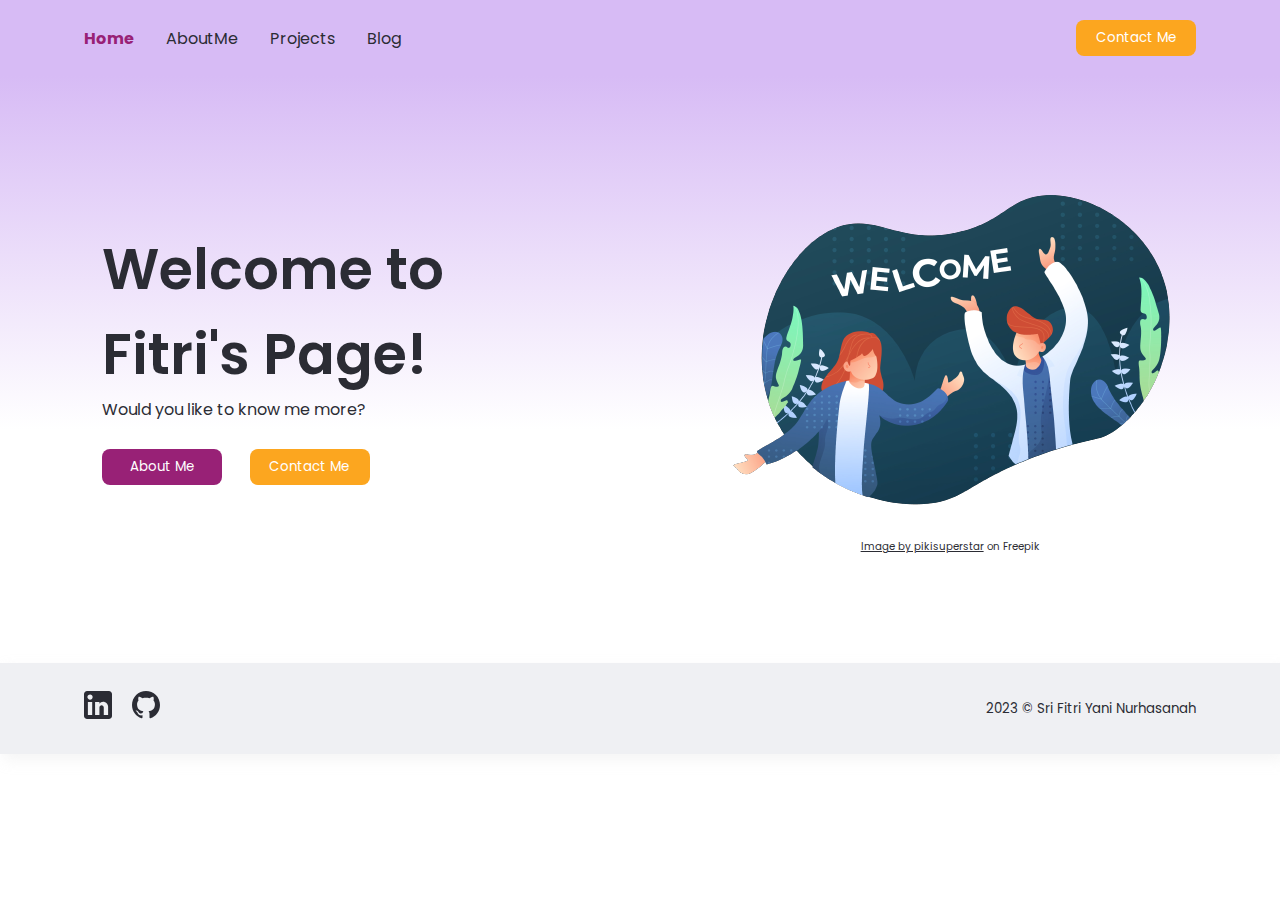
<file: index.html>
<!DOCTYPE html>
<html lang="en">
<head>
    <meta charset="UTF-8">
    <meta name="viewport" content="width=device-width, initial-scale=1.0">
    <link rel="shortcut icon" href="assets/icon-html.svg">
    <link rel="stylesheet" href="style.css">
    <title>Fitri's Personal Website</title>
</head>
<body>
    <nav>
        <ul id="nav-list">
            <li class="active-page"><a href="index.html">Home</a></li>
            <li><a href="aboutme-page.html">AboutMe</a></li>
            <li><a href="projects.html">Projects</a></li>
            <li><a href="blog-page.html">Blog</a></li>
        </ul>
        <a href="contact-me.html">
            <button id="contact-button">Contact Me</button>
        </a>
    </nav>
    <div class="container" id="home-page">
        <div class="home-desc">
            <h1>Welcome to <br>Fitri's Page!</h1>
            <p>Would you like to know me more?</p>
            <div class="home-buttons">
               <a href="aboutme-page.html"><button id="about-button">About Me</button></a>
                <a href="contact-me.html"><button id="contact-button">Contact Me</button></a>
            </div>
        </div>
        <div class="home-img">
            <img src="assets/home-page.png" alt="Welcome img source from Freepik">
            <p><a href="https://www.freepik.com/free-vector/people-welcoming-concept-with-foliage-background_5481497.htm#query=hello&position=46&from_view=search&track=sph&uuid=a9a707ca-d087-4263-8ed0-aad0260eda88">Image by pikisuperstar</a> on Freepik</p>
        </div>
    </div>
    <footer>
        <div class="socmed-icon">
            <a href="https://www.linkedin.com/in/sfy-nurhasanah/">
                <img src="assets/icons/mdi_linkedin.svg" alt="Linkedin">
            </a>
            <a href="https://github.com/srifitriyn">
                <img src="assets/icons/mdi_github.svg" alt="Github">
            </a>
        </div>
        <div class="copyright">2023 &copy Sri Fitri Yani Nurhasanah</div>
    </footer>
    <script src="script.js"></script>
</body>
</html>
</file>
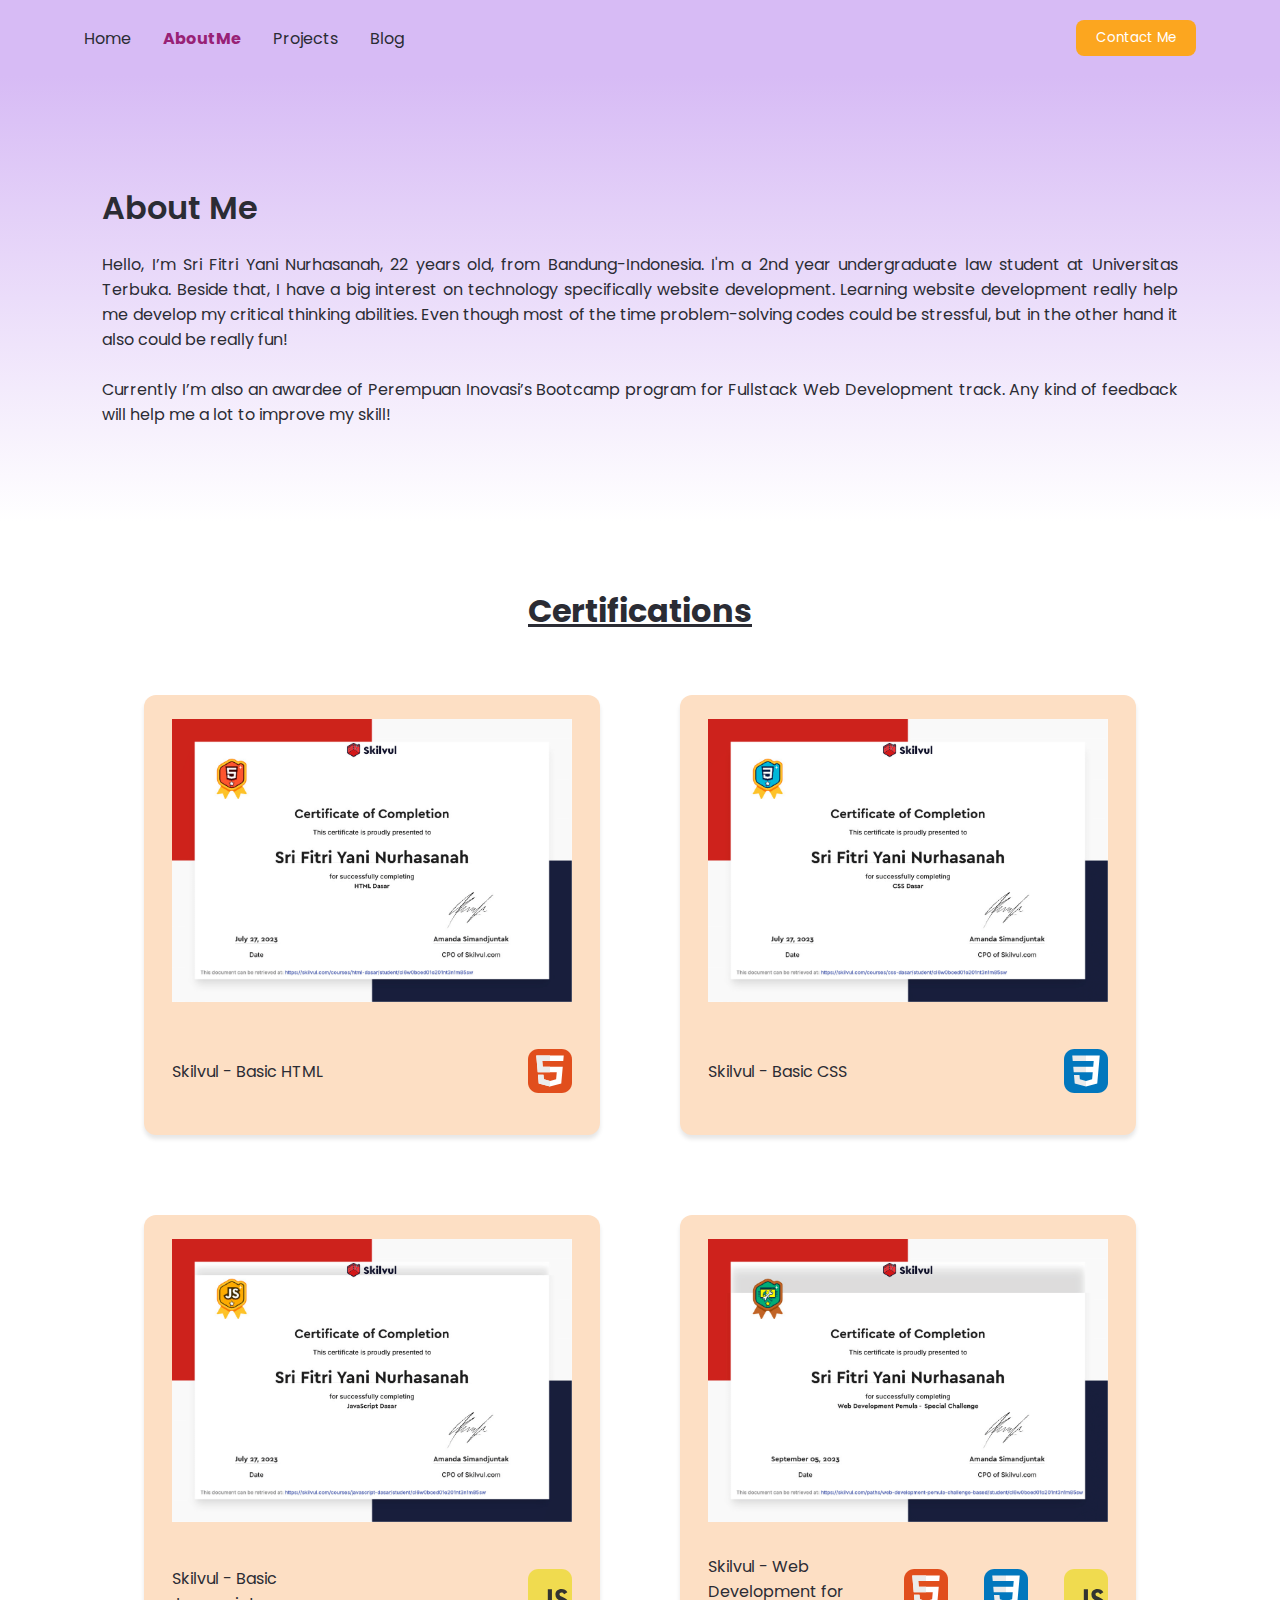
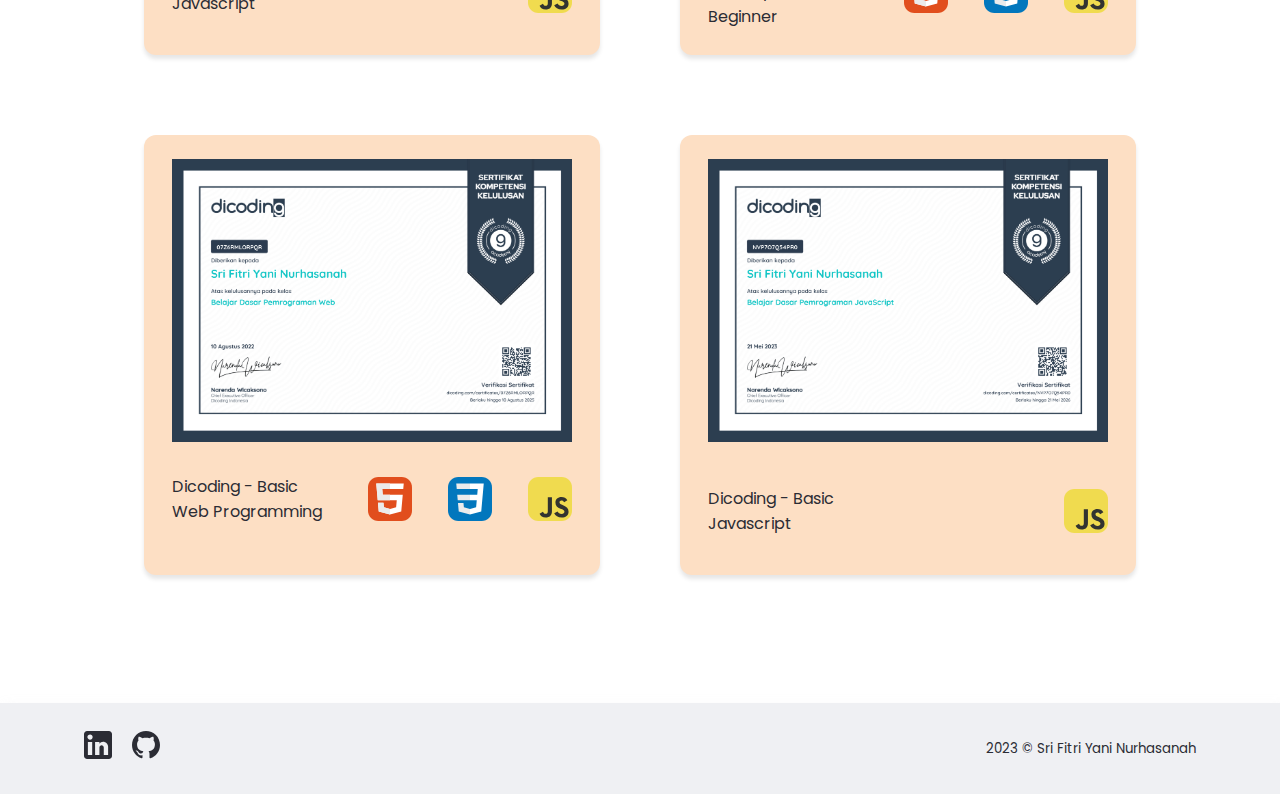
<file: aboutme-page.html>
<!DOCTYPE html>
<html lang="en">
<head>
    <meta charset="UTF-8">
    <meta name="viewport" content="width=device-width, initial-scale=1.0">
    <link rel="shortcut icon" href="assets/icon-html.svg">
    <link rel="stylesheet" href="style.css">
    <title>Fitri's Personal Website</title>
</head>
<body>
    <nav>
        <ul id="nav-list">
            <li><a href="index.html">Home</a></li>
            <li class="active-page"><a href="aboutme-page.html">AboutMe</a></li>
            <li><a href="projects.html">Projects</a></li>
            <li><a href="blog-page.html">Blog</a></li>
        </ul>
        <a href="contact-me.html">
            <button id="contact-button">Contact Me</button>
        </a>
    </nav>
    <div class="container" id="aboutme-page">
        <div class="about">
            <div class="title">About Me</div>
            <p> 
                Hello, I’m Sri Fitri Yani Nurhasanah, 22 years old, from Bandung-Indonesia. I'm a 2nd year undergraduate law student at Universitas Terbuka. Beside that, I have a big interest on technology specifically website development. Learning website development really help me develop my critical thinking abilities. Even though most of the time problem-solving codes could be stressful, but in the other hand it also could be really fun!
                <br>
                <br>
                Currently I’m also an awardee of Perempuan Inovasi’s Bootcamp program for Fullstack Web Development track. Any kind of feedback will help me a lot to improve my skill!
            </p>
       </div>
       <div class="certificates">
            <h2>Certifications</h2>
            <div class="certificates-container">
                <div class="certificate-box">
                    <img class="certificate-img" src="assets/certificates/Skilvul-SkilBadge-HTML Dasar-1.png" alt="Basic HTML Certificate">
                    <div class="certificate-detail">
                        <div class="certificate-title">Skilvul - Basic HTML</div>
                        <img class="icon-skill" src="assets/icons/skill-icons_html.svg" alt="HTML Icon">
                    </div>
                </div>
                <div class="certificate-box">
                    <img class="certificate-img" src="assets/certificates/Skilvul-SkilBadge-CSS Dasar-1.png" alt="Basic CSS Certificate">
                    <div class="certificate-detail">
                        <div class="certificate-title">Skilvul - Basic CSS</div>
                        <img class="icon-skill" src="assets/icons/skill-icons_css.svg" alt="CSS Icon">
                    </div>
                </div>
                <div class="certificate-box">
                    <img class="certificate-img" src="assets/certificates/Skilvul-SkilBadge-JavaScript Dasar-1.png" alt="Basic Javascript Certificate">
                    <div class="certificate-detail">
                        <div class="certificate-title">Skilvul - Basic Javascript</div>
                        <img class="icon-skill" src="assets/icons/skill-icons_javascript.svg" alt="Javascript Icon">
                    </div>
                </div>
                <div class="certificate-box">
                    <img class="certificate-img" src="assets/certificates/Skilvul-SkilBadge-Web Development Pemula - Special Challenge-1.png" alt="Web Development for Beginner Certificate">
                    <div class="certificate-detail">
                        <div class="certificate-title">Skilvul - Web Development for Beginner</div>
                        <img class="icon-skill" src="assets/icons/skill-icons_html.svg" alt="HTML Icon">
                        <img class="icon-skill" src="assets/icons/skill-icons_css.svg" alt="CSS Icon">
                        <img class="icon-skill" src="assets/icons/skill-icons_javascript.svg" alt="Javascript Icon">
                    </div>
                </div>
                <div class="certificate-box">
                    <img class="certificate-img" src="assets/certificates/Belajar Dasar Pemrograman Web (Dicoding)-1.png" alt="Basic Programming Certificate">
                    <div class="certificate-detail">
                        <div class="certificate-title">Dicoding - Basic Web Programming</div>
                        <img class="icon-skill" src="assets/icons/skill-icons_html.svg" alt="HTML Icon">
                        <img class="icon-skill" src="assets/icons/skill-icons_css.svg" alt="CSS Icon">
                        <img class="icon-skill" src="assets/icons/skill-icons_javascript.svg" alt="Javascript Icon">
                    </div>
                </div>
                <div class="certificate-box">
                    <img class="certificate-img" src="assets/certificates/Belajar Dasar Pemrograman JavaScript (Dicoding)-1.png" alt="Basic JavaScript Certificate">
                    <div class="certificate-detail">
                        <div class="certificate-title">Dicoding - Basic Javascript</div>
                        <img class="icon-skill" src="assets/icons/skill-icons_javascript.svg" alt="Javascript Icon">
                    </div>
                </div>
            </div>
        </div>
    </div>
    <footer>
        <div class="socmed-icon">
            <a href="https://www.linkedin.com/in/sfy-nurhasanah/">
                <img src="assets/icons/mdi_linkedin.svg" alt="Linkedin">
            </a>
            <a href="https://github.com/srifitriyn">
                <img src="assets/icons/mdi_github.svg" alt="Github">
            </a>
        </div>
        <div class="copyright">2023 &copy Sri Fitri Yani Nurhasanah</div>
    </footer>
    <script src="script.js"></script>
</body>
</html>
</file>
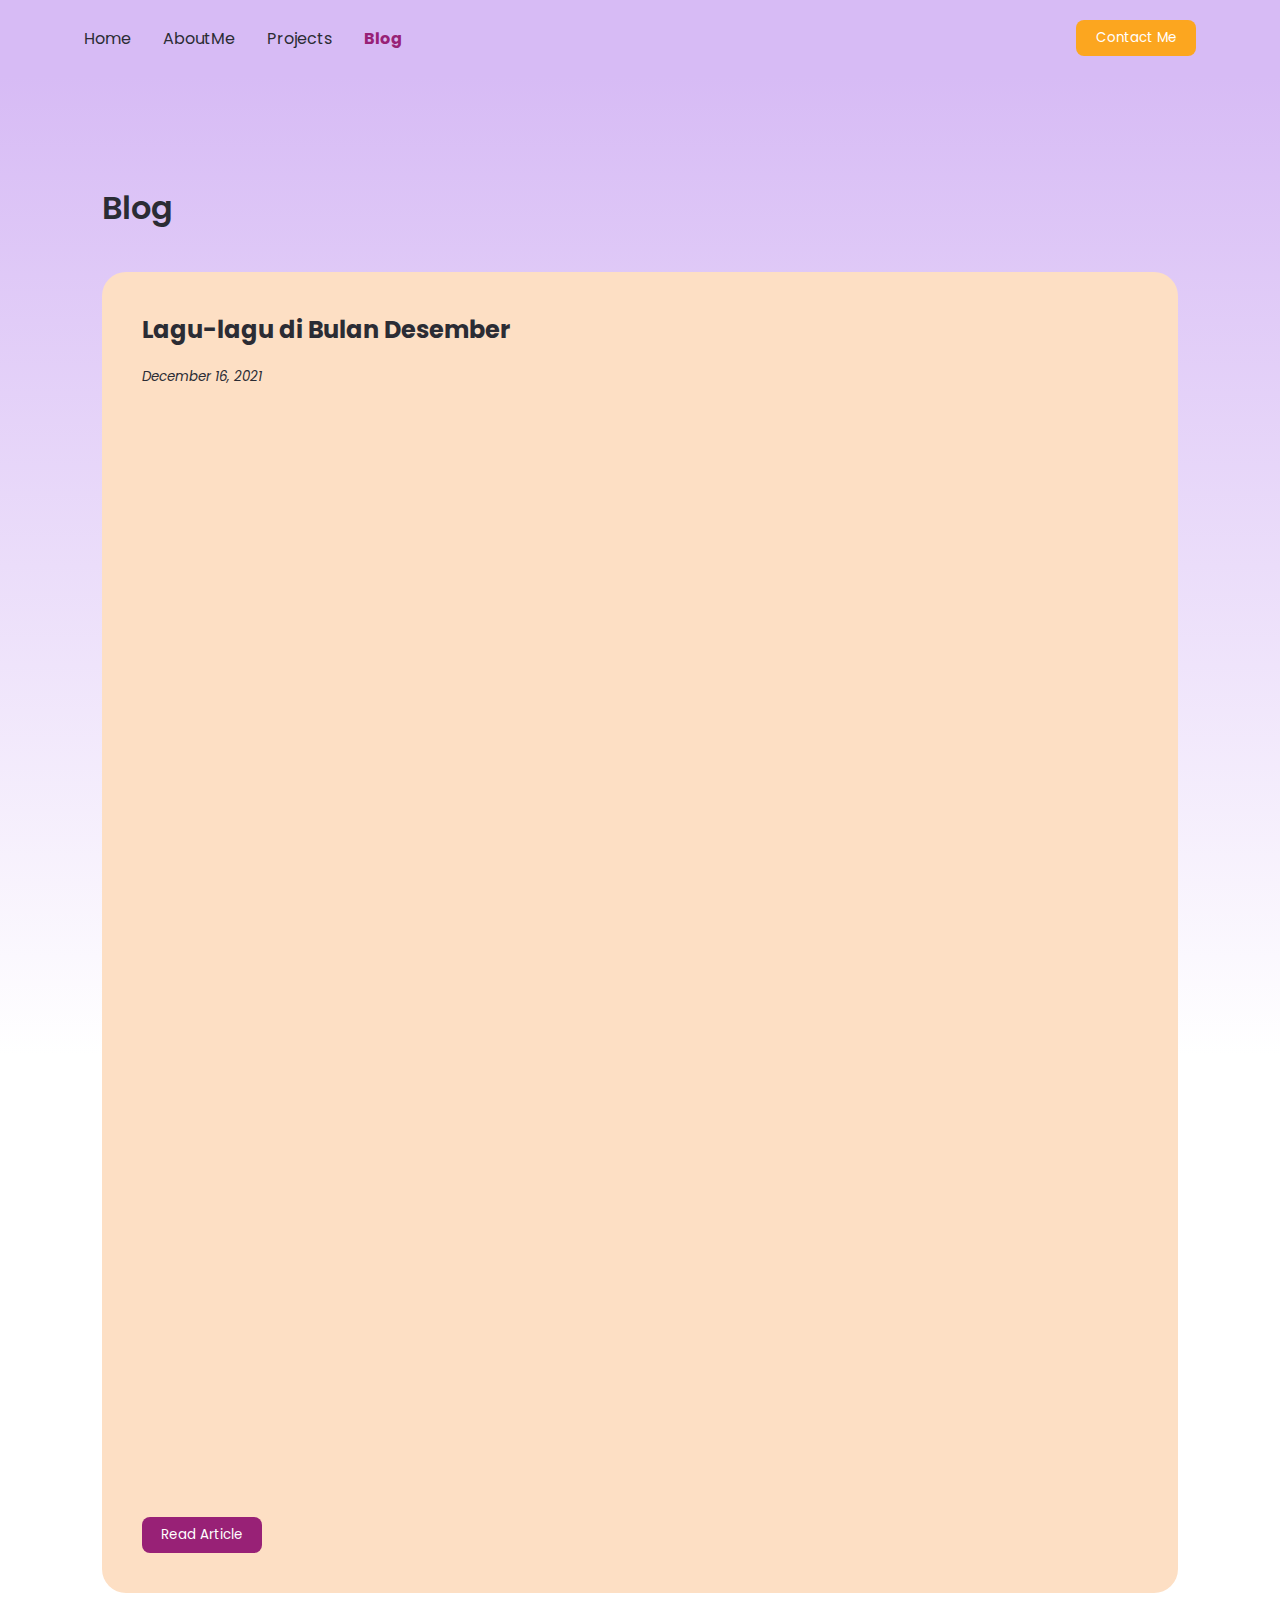
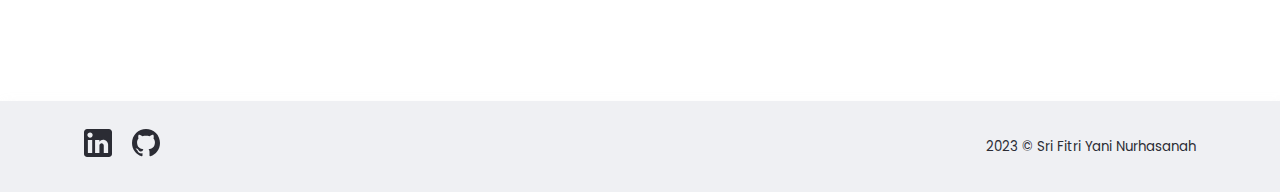
<file: blog-page.html>
<!DOCTYPE html>
<html lang="en">
<head>
    <meta charset="UTF-8">
    <meta name="viewport" content="width=device-width, initial-scale=1.0">
    <link rel="shortcut icon" href="assets/icon-html.svg">
    <link rel="stylesheet" href="style.css">
    <title>Fitri's Personal Website</title>
</head>
<body>
    <nav>
        <ul id="nav-list">
            <li><a href="index.html">Home</a></li>
            <li><a href="aboutme-page.html">AboutMe</a></li>
            <li><a href="projects.html">Projects</a></li>
            <li class="active-page"><a href="blog-page.html">Blog</a></li>
        </ul>
        <a href="contact-me.html">
            <button id="contact-button">Contact Me</button>
        </a>
    </nav>
    <div class="container" id="blog">
        <div class="title">Blog</div>
        <div class="article">
            <h3 class="blog-title">Lagu-lagu di Bulan Desember</h3>
            <p class="blog-date">December 16, 2021</p>
            <p class="blog-content">
                Hujan di bulan Desember dan musik cozy rupanya membuat aku mengingat beberapa memori. Kalau dipikir-pikir, sejak beberapa tahun ke belakang, selalu ada lagu yang menemani bulan Desemberku.
                <br>
                <br>
                Di tahun 2018, ada You are My Sunshine-nya Moira Dela Torre. Katanya: 
                <br>
                <br>
                <q>You make me happy when skies are grey</q>
                <br>
                <br>
                Lagu ini juga yang menemani masa PDKT-ku, hahaha. Masa-masa bolak balik ke perpustakaan Jabar dan Kotban buat baca buku, nyari referensi karya tulis, atau cuma sekadar modus biar ketemu mas crush. 
                <br>
                <br>
                Kalau di tahun 2019, ada Halu-nya Feby Putri. Katanya: 
                <br>
                <br>
                <q>Senyumanmu yang indah bagaikan candu, ingin terus kulihat walau dari jauh</q> 
                <br>
                <br>
                Di tahun ini Feby Putri emang lagi booming sih, hahaha. Lagunya cocok dipakai ngegalau. Kalau dengerin lagi lagunya pasti keinget momen hujan di Dago-Dipatiukur di akhir Desember.
                <br>
                <br>
                Kalau di tahun 2020, actually I'm not really remember what I've doing. Rasanya 2020 berlalu begitu cepat. Cuma nyelesain studi di Imarat and do some activities at Himi. Udah deh. Because of covid-19 of course (or because I'm not adapting yet to the reality, LOL). 
                <br>
                <br>
                Last but not least, tahun 2021. Banyak banget dengerin lagu di tahun ini. K-Pop dan musik instrumen jadi yang paling sering didengerin. Sebetulnya aku udah suka sama instrumen piano sejak lama, cuma di tahun ini rasanya aku lebih sering dengerin musik instrumen aja. It's just makes me feel so good and comfortable. Untuk bulan Desember tahun ini aku mau meng-highlight lagunya 10CM yaitu Drawer, katanya: 
                <br>
                <br>
                <q>The time as an adult, it still fills me awkwardly. A lot has changed, but it’s the same here, you’ll feel the same</q> 
                <br>
                <br>
                Lagunya pas banget buat aku yang sedang merasa "ka luhur teu nepi ka handap teu napak" ketika menginjak usia 20:( 
                <br>
                <br>                    
                Pokoknya, terima kasih lagu-lagu yang udah menemani Desemberku beberapa tahun terakhir. It's seems my December always full of kegalauan, LOL. Padahal, gak juga (#halah). 
                <br>
                <br>                    
                Anyway, I also wanna give a credit to Kim Jonghyun for the songs that comforts me at this (tiring) year. Katanya: 수고했어요 정말 고생했어요, 그댄 나의 자랑이죠 (You did a good job today, you worked so hard. You are my prize.)
                <br>
                <br>
                Listen to the musics:
                <br>
                You Are My Sunshie - Moira Dela Torre <br>
                Halu - Feby Putri <br>
                Drawer - 10CM <br>
                End of a Day - Kim Jonghyun <br>
                <br>
                Ps: You can read this article on <a href="https://talktomybubble.blogspot.com/"> my personal blogspot</a>
            </p>
            <button id="read-button">Read Article</button>
        </div>
    </div>
    <footer>
        <div class="socmed-icon">
            <a href="https://www.linkedin.com/in/sfy-nurhasanah/">
                <img src="assets/icons/mdi_linkedin.svg" alt="Linkedin">
            </a>
            <a href="https://github.com/srifitriyn">
                <img src="assets/icons/mdi_github.svg" alt="Github">
            </a>
        </div>
        <div class="copyright">2023 &copy Sri Fitri Yani Nurhasanah</div>
    </footer>
    <script src="script.js"></script>
</body>
</html>
</file>
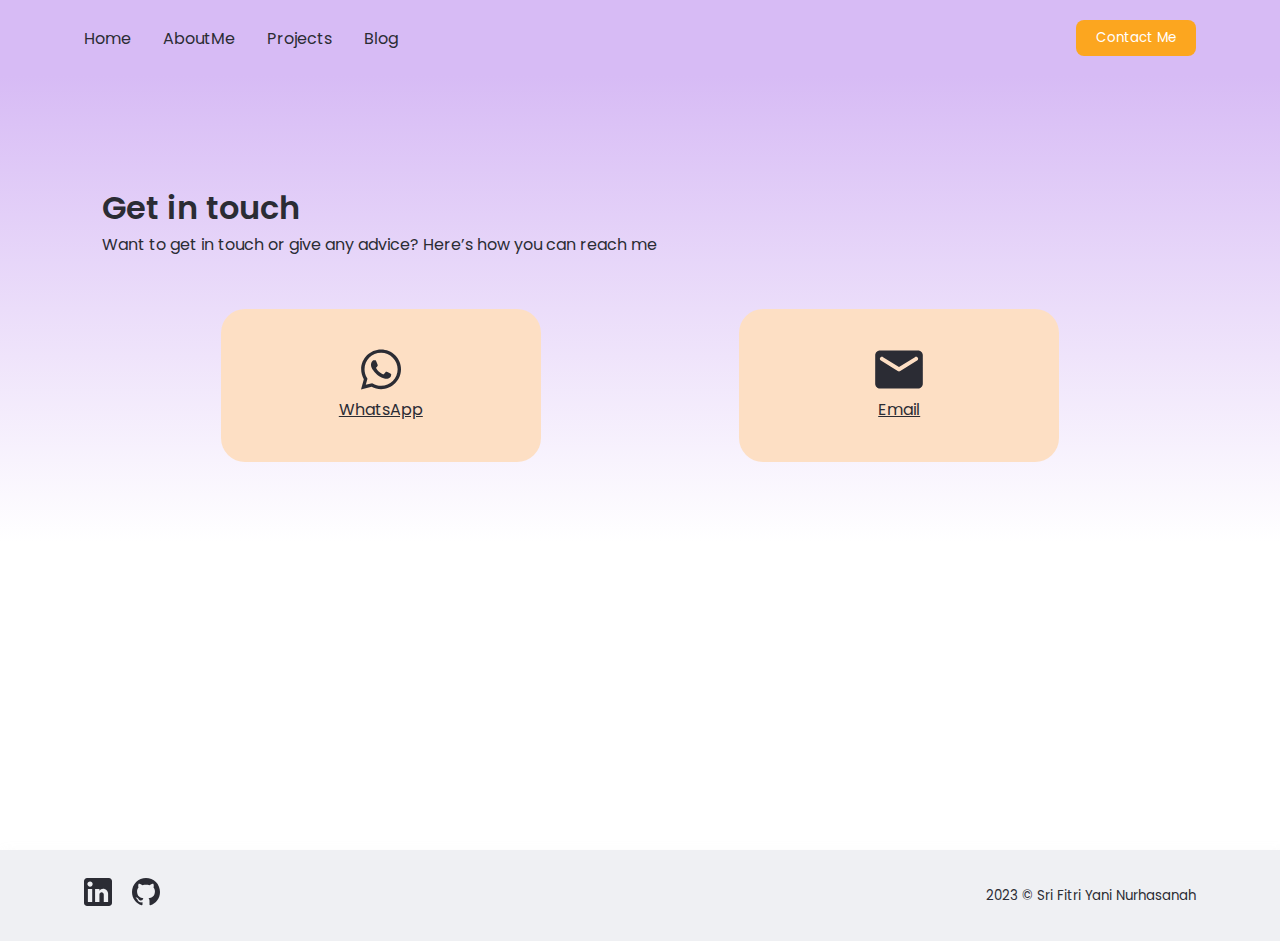
<file: contact-me.html>
<!DOCTYPE html>
<html lang="en">
<head>
    <meta charset="UTF-8">
    <meta name="viewport" content="width=device-width, initial-scale=1.0">
    <link rel="shortcut icon" href="assets/icon-html.svg">
    <link rel="stylesheet" href="style.css">
    <title>Fitri's Personal Website</title>
</head>
<body>
    <nav>
        <ul id="nav-list">
            <li><a href="index.html">Home</a></li>
            <li><a href="aboutme-page.html">AboutMe</a></li>
            <li><a href="projects.html">Projects</a></li>
            <li><a href="blog-page.html">Blog</a></li>
        </ul>
        <a href="contact-me.html">
            <button id="contact-button">Contact Me</button>
        </a>
    </nav>
    <div class="container">
        <div class="contact-page">
            <div class="title">Get in touch</div>
            <div class="subtitle">Want to get in touch or give any advice? Here’s how you can reach me</div>
            <div class="contact-card">
                <a class="contact" href=" https://wa.me/6289613957876">
                    <div>
                        <img src="assets/icons/whatsapp-icon.svg" alt="WhatsApp">
                        <p>WhatsApp</p>
                    </div>
                </a>
                <a class="contact" href="mailto:sfy.nurhasanah@gmail.com">
                    <div>
                        <img src="assets/icons/ic_round-email.svg" alt="Email">
                        <p>Email</p>
                    </div>
                </a>
            </div>
        </div>
    </div>
    <footer>
        <div class="socmed-icon">
            <a href="https://www.linkedin.com/in/sfy-nurhasanah/">
                <img src="assets/icons/mdi_linkedin.svg" alt="Linkedin">
            </a>
            <a href="https://github.com/srifitriyn">
                <img src="assets/icons/mdi_github.svg" alt="Github">
            </a>
        </div>
        <div class="copyright">2023 &copy Sri Fitri Yani Nurhasanah</div>
    </footer>
    <script src="script.js"></script>
</body>
</html>
</file>
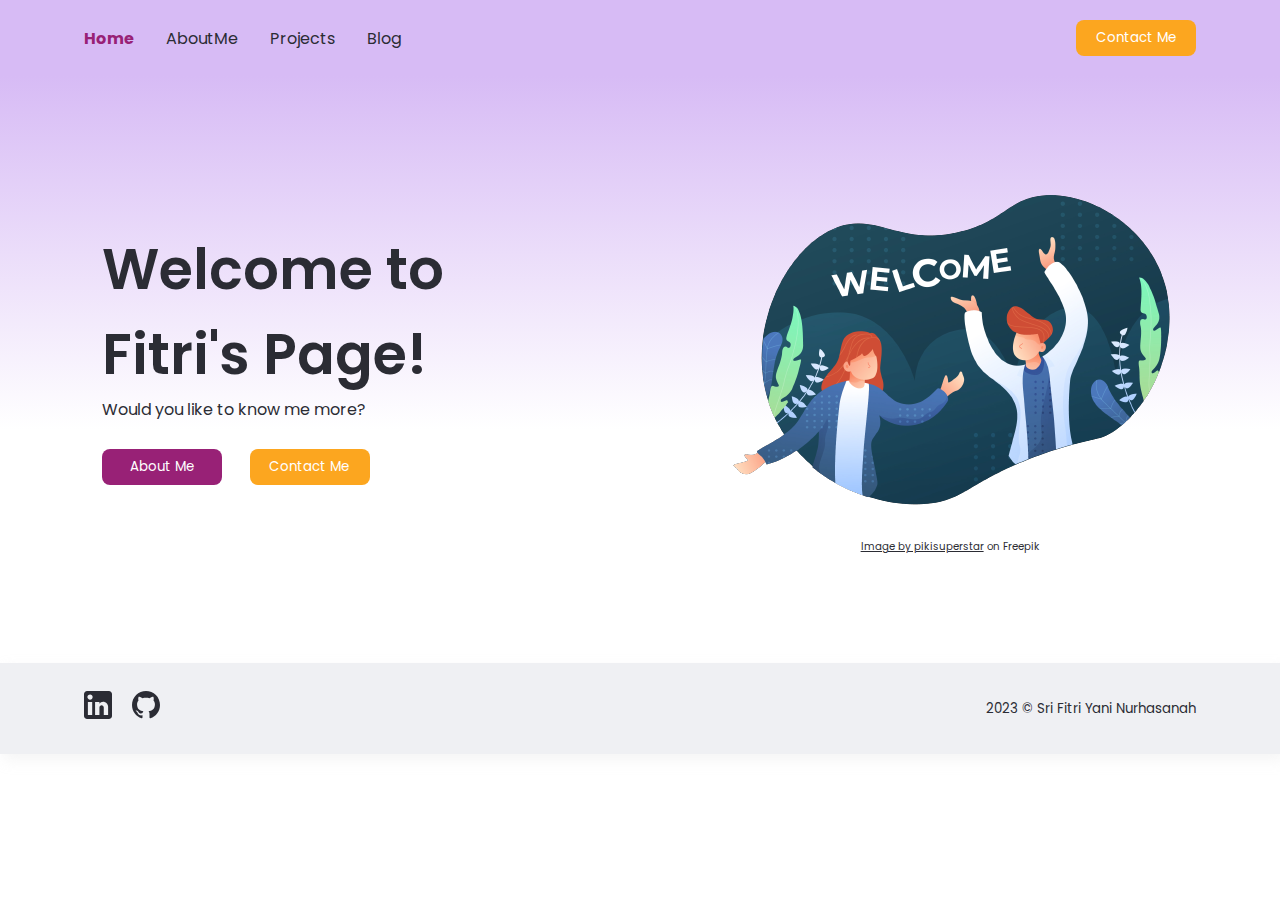
<file: home-page.html>
<!DOCTYPE html>
<html lang="en">
<head>
    <meta charset="UTF-8">
    <meta name="viewport" content="width=device-width, initial-scale=1.0">
    <link rel="shortcut icon" href="assets/icon-html.svg">
    <link rel="stylesheet" href="style/style.css">
    <title>Fitri's Personal Website</title>
</head>
<body>
    <nav>
        <ul id="nav-list">
            <li class="active-page"><a href="home-page.html">Home</a></li>
            <li><a href="pages/aboutme-page.html">AboutMe</a></li>
            <li><a href="pages/projects.html">Projects</a></li>
            <li><a href="pages/blog-page.html">Blog</a></li>
        </ul>
        <a href="pages/contact-me.html">
            <button id="contact-button">Contact Me</button>
        </a>
        <!-- <div class="menu-toggle" id="toggle-button">
            <span></span>
            <span></span>
            <span></span>
        </div> -->
    </nav>
    <div class="container" id="home-page">
        <div class="home-desc">
            <h1>Welcome to <br>Fitri's Page!</h1>
            <p>Would you like to know me more?</p>
            <div class="home-buttons">
               <a href="aboutme-page.html"><button id="about-button">About Me</button></a>
                <a href="contact-me.html"><button id="contact-button">Contact Me</button></a>
            </div>
        </div>
        <div class="home-img">
            <img src="assets/home-page.png" alt="Welcome img source from Freepik">
            <p><a href="https://www.freepik.com/free-vector/people-welcoming-concept-with-foliage-background_5481497.htm#query=hello&position=46&from_view=search&track=sph&uuid=a9a707ca-d087-4263-8ed0-aad0260eda88">Image by pikisuperstar</a> on Freepik</p>
        </div>
    </div>
    <footer>
        <div class="socmed-icon">
            <a href="https://www.linkedin.com/in/sfy-nurhasanah/">
                <img src="assets/icons/mdi_linkedin.svg" alt="Linkedin">
            </a>
            <a href="https://github.com/srifitriyn">
                <img src="assets/icons/mdi_github.svg" alt="Github">
            </a>
        </div>
        <div class="copyright">2023 &copy Sri Fitri Yani Nurhasanah</div>
    </footer>
</body>
</html>
</file>
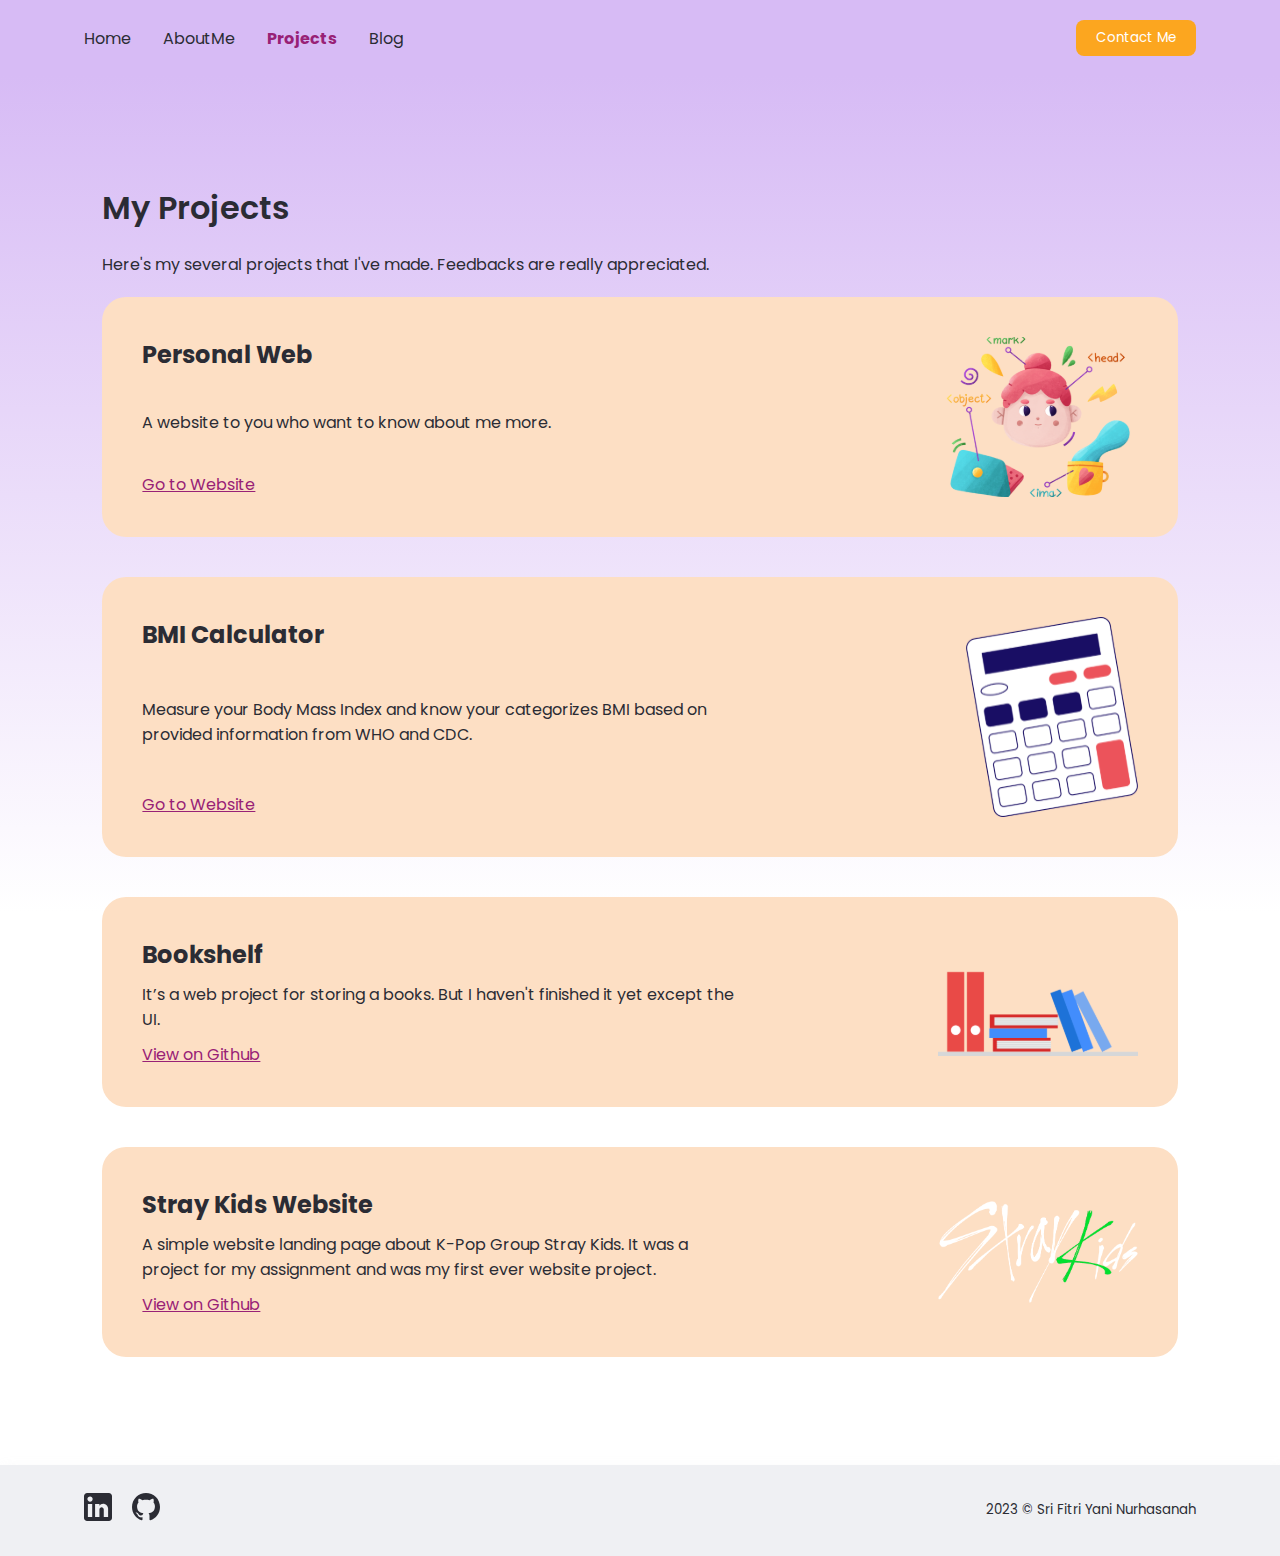
<file: projects.html>
<!DOCTYPE html>
<html lang="en">
<head>
    <meta charset="UTF-8">
    <meta name="viewport" content="width=device-width, initial-scale=1.0">
    <link rel="shortcut icon" href="assets/icon-html.svg">
    <link rel="stylesheet" href="style.css">
    <title>Fitri's Personal Website</title>
</head>
<body>
    <nav>
        <ul id="nav-list">
            <li><a href="index.html">Home</a></li>
            <li><a href="aboutme-page.html">AboutMe</a></li>
            <li class="active-page"><a href="projects.html">Projects</a></li>
            <li><a href="blog-page.html">Blog</a></li>
        </ul>
        <a href="contact-me.html">
            <button id="contact-button">Contact Me</button>
        </a>
    </nav>
    <div class="container">
        <div id="project-page">
            <div class="title">My Projects</div>
            <p class="subtitle">Here's my several projects that I've made. Feedbacks are really appreciated.</p>
            <div class="content">
                <div class="project-box">
                    <img class="project-img" src="assets/projects/personalweb-illustrations.svg" alt="Personal Website Illustration">
                    <div class="project-detail">
                        <h2 class="project-title">Personal Web</h2>
                        <p class="project-subtitle">A website to you who want to know about me more.</p>
                        <a href="https://srifitriyn-personal-web.netlify.app/">Go to Website</a>
                    </div>
                </div>
                <div class="project-box">
                    <img class="project-img" src="assets/projects/calculator-illustrations.svg" alt="Calculator Illustration">
                    <div class="project-detail">
                        <h2 class="project-title">BMI Calculator</h2>
                        <p class="project-subtitle">Measure your Body Mass Index and know your categorizes BMI based on provided information from WHO and CDC.</p>
                        <a href="https://srifitriyn-bmi-calculator.netlify.app/">Go to Website</a>
                    </div>
                </div>
                <div class="project-box">
                    <img class="project-img" src="assets/projects/bookshelf-illustrations.svg" alt="Bookshelf Illustration">
                    <div class="project-detail">
                        <h2 class="project-title">Bookshelf</h2>
                        <p class="project-subtitle">It’s a web project for storing a books. But I haven't finished it yet except the UI.</p>
                        <a href="https://github.com/srifitriyn/bookshelf.git">View on Github</a>
                    </div>
                </div>
                <div class="project-box">
                    <img class="project-img" src="assets/projects/skz-logo-green.webp" alt="Stray Kids Logo">
                    <div class="project-detail">
                        <h2 class="project-title">Stray Kids Website</h2>
                        <p class="project-subtitle">A simple website landing page about K-Pop Group Stray Kids. It was a project for my assignment and was my first ever website project. </p>
                        <a href="https://github.com/srifitriyn/skz-page.git">View on Github</a>
                    </div>
                </div>
            </div>
        </div>
    </div>
    <footer>
        <div class="socmed-icon">
            <a href="https://www.linkedin.com/in/sfy-nurhasanah/">
                <img src="assets/icons/mdi_linkedin.svg" alt="Linkedin">
            </a>
            <a href="https://github.com/srifitriyn">
                <img src="assets/icons/mdi_github.svg" alt="Github">
            </a>
        </div>
        <div class="copyright">2023 &copy Sri Fitri Yani Nurhasanah</div>
    </footer>
    <script src="script.js"></script>
</body>
</html>
</file>
<file: style.css>
@import url('https://fonts.googleapis.com/css2?family=Poppins&display=swap');
@import url('https://fonts.googleapis.com/css2?family=Poppins:ital@0;1&display=swap');
@import url('https://fonts.googleapis.com/css2?family=Kalam&family=Poppins:ital@0;1&display=swap');

* {
    box-sizing: border-box;
    padding: 0;
    margin: 0;
    font-family: 'Poppins', sans-serif;
    color: #2B2C34;
}
button {
    padding: 8px 0;
    border: none;
    border-radius: 8px;
    width: 120px; 
    cursor: pointer;
    color: white;
}
#about-button, #read-button {
    background-color: var(--Purple, #982176);
}
#about-button:hover, #read-button:hover {
    background-color: var(--Purple, #c54ba2);
}
#contact-button {
    background-color: var(--Yellow, #FCA61F);
}
#contact-button:hover, .contact:hover, .project-box:hover, .certificate-box:hover {
    background-color: var(--Yellow, rgb(245, 182, 82));
}

nav {
    background-color: #D7BBF5;
    display: flex;
    padding: 20px 84px;
    justify-content: space-between;
    align-items: center;
    align-self: stretch;
    position: sticky;
    top: 0;
    z-index: 1;
}

nav ul {
    display: flex;
    list-style-type: none;
    width: 100%;
    flex-basis: content;
    gap: 32px;
    justify-content: space-evenly;
}
nav a {
    color: inherit;
    text-decoration: none;
}
nav .active-page {
    color: var(--Purple, #982176);
    font-weight: bolder;
}
nav ul li:hover {
    color: var(--Purple, #982176);
}
.menu-toggle {
    display: none;
    height: 20px;
    justify-content: space-between;
    cursor: pointer;
}
.menu-toggle span {
    display: block;
    width: 20px;
    height: 3px;
    margin-bottom: 3px;
    border-radius: 3px;
    background-color: white;
}
#nav-list.active-ul {
    display: block;
}
.container {
    background: linear-gradient(180deg, #D7BBF5 0%, #FFF 60.28%);
    display: flex;
    padding: 12vh 8vw;
    justify-content: space-between;
    align-items: center;
    align-content: center;
    row-gap: 120px;
    align-self: stretch;
    flex-wrap: wrap;
}
#aboutme-page {
    background: linear-gradient(180deg, #D7BBF5 0%, #FFF 20%)
}
.about, #project-page, .article {
    display: flex;
    flex-direction: column;
    row-gap: 20px;
}
#blog {
    row-gap: 40px;
}
.home-desc h1{
    font-size: 3.5rem;
    /* font-size: 4vw; */
    font-weight: 600;
}
.home-desc p, .blog-content {
    font-size: 16px;
}

.home-buttons {
    padding: 8% 0;
    display: flex;
    gap: 8%;
}
.home-img {
    display: flex;
    flex-direction: column;
    align-items: center;
}
.home-img p {
    font-size: 0.8vw;
}

.title {
    font-size: xx-large;
    font-weight: 600;
}
.about p, .blog-content {
    text-align: justify;
}
.certificates h2 {
    padding: 40px 0;
    font-size: xx-large;
    text-align: center;
    text-decoration: underline;
}
.certificates-container {
    display: flex;
    flex-direction: row;
    justify-content: center;
    align-items: center;
    align-content: center;
    gap: 80px;
    align-self: stretch;
    flex-wrap: wrap; 
    padding: 20px 0;
}
.certificate-box {
    display: flex;
    max-width: 456px;
    min-height: 440px;
    flex-direction: column;
    padding: 24px 28px;
    align-items: flex-start;
    flex-wrap: wrap;
    gap: 32px; 
    border-radius: 12px;
    background: var(--Light-Yellow-2, #fddfc4);
    box-shadow: 0px 4px 4px 0px rgba(0, 0, 0, 0.10); 
}
.certificate-box:hover {
    transform: scale(1.05); 
    transition: all .2s ease-in-out;
}
.certificate-img {
    width: 400px;
}
.certificate-detail {
    display: flex;
    align-items: center;
    align-self: stretch; 
    justify-content: space-between;
}
.certificate-title {
    flex-basis: 40%;
}
.icon-skill {
    width: 44px;
}
#project-page {
    width: 100%;
}
.project-box {
    display: flex;
    flex-basis: 100%;
    flex-direction: row-reverse;
    padding: 40px;
    justify-content: space-between;
    align-items: center;
    gap: 10px;
    align-self: stretch;
    border-radius: 24px;
    background: var(--Light-Yellow-2, #fddfc4);
}
.content {
    display: flex;
    flex-direction: column;
    gap: 40px;
}
.project-detail{
    flex-basis: 60%;
    display: flex;
    flex-direction: column;
    gap: 10px;
    align-self: stretch;
    justify-content: space-between;
}
.project-detail a, .blog-content a {
    color: #982176;
}
.project-img {
    max-width: 200px;
    max-height: 200px;
}
.article {
    background: var(--Light-Yellow-2, #fddfc4);
    border-radius: 24px;
    padding: 40px;
}
.blog-title {
    font-size: x-large;
}
.blog-date {
    font-style: italic;
    font-size: smaller;
}
.blog-content {
    visibility: collapse;
    overflow: hidden;
}
.blog-content.active {
    visibility: visible;
}
q {
    font-family: 'Kalam';
    font-size: larger;
}
.contact-page {
    width: 100%;
    min-height: 62vh;
}
.contact-card {
    margin-top: 52px;
    display: flex;
    justify-content: space-evenly;
    align-items: center;
    gap: 80px; 
}
.contact{
    background: var(--Light-Yellow-2, #fddfc4);
    border-radius: 24px;
    padding: 40px;
    flex-basis: 50%;
    max-width: 320px;
    text-align: center;
    gap: 20px;
}
footer {
    min-height: 40px;
    display: flex;
    padding: 28px 84px;
    justify-content: space-between;
    align-items: center;
    align-self: stretch; 
    background: var(--Light-Grey, #EFF0F3);
    box-shadow: 4px 6px 13px 0px rgba(215, 215, 215, 0.25);
}
.socmed-icon {
    display: flex;
    gap: 20px;
}
.copyright {
    font-size: smaller;
}
</file>
<file: style/style.css>
@import url('https://fonts.googleapis.com/css2?family=Poppins&display=swap');
@import url('https://fonts.googleapis.com/css2?family=Poppins:ital@0;1&display=swap');
@import url('https://fonts.googleapis.com/css2?family=Kalam&family=Poppins:ital@0;1&display=swap');

* {
    box-sizing: border-box;
    padding: 0;
    margin: 0;
    font-family: 'Poppins', sans-serif;
    color: #2B2C34;
}
button {
    padding: 8px 0;
    border: none;
    border-radius: 8px;
    width: 120px; 
    cursor: pointer;
    color: white;
}
#about-button, #read-button {
    background-color: var(--Purple, #982176);
}
#about-button:hover, #read-button:hover {
    background-color: var(--Purple, #c54ba2);
}
#contact-button {
    background-color: var(--Yellow, #FCA61F);
}
#contact-button:hover, .contact:hover, .project-box:hover, .certificate-box:hover {
    background-color: var(--Yellow, rgb(245, 182, 82));
}

nav {
    background-color: #D7BBF5;
    display: flex;
    padding: 20px 84px;
    justify-content: space-between;
    align-items: center;
    align-self: stretch;
    position: sticky;
    top: 0;
    z-index: 1;
}

nav ul {
    display: flex;
    list-style-type: none;
    width: 100%;
    flex-basis: content;
    gap: 32px;
    justify-content: space-evenly;
}
nav a {
    color: inherit;
    text-decoration: none;
}
nav .active-page {
    color: var(--Purple, #982176);
    font-weight: bolder;
}
nav ul li:hover {
    color: var(--Purple, #982176);
}
.menu-toggle {
    display: none;
    height: 20px;
    justify-content: space-between;
    cursor: pointer;
}
.menu-toggle span {
    display: block;
    width: 20px;
    height: 3px;
    margin-bottom: 3px;
    border-radius: 3px;
    background-color: white;
}
#nav-list.active-ul {
    display: block;
}
.container {
    background: linear-gradient(180deg, #D7BBF5 0%, #FFF 60.28%);
    display: flex;
    padding: 12vh 8vw;
    justify-content: space-between;
    align-items: center;
    align-content: center;
    row-gap: 120px;
    align-self: stretch;
    flex-wrap: wrap;
}
#aboutme-page {
    background: linear-gradient(180deg, #D7BBF5 0%, #FFF 20%)
}
.about, #project-page, .article {
    display: flex;
    flex-direction: column;
    row-gap: 20px;
}
#blog {
    row-gap: 40px;
}
.home-desc h1{
    font-size: 3.5rem;
    /* font-size: 4vw; */
    font-weight: 600;
}
.home-desc p, .blog-content {
    font-size: 16px;
}

.home-buttons {
    padding: 8% 0;
    display: flex;
    gap: 8%;
}
.home-img {
    display: flex;
    flex-direction: column;
    align-items: center;
}
.home-img p {
    font-size: 0.8vw;
}

.title {
    font-size: xx-large;
    font-weight: 600;
}
.about p, .blog-content {
    text-align: justify;
}
.certificates h2 {
    padding: 40px 0;
    font-size: xx-large;
    text-align: center;
    text-decoration: underline;
}
.certificates-container {
    display: flex;
    flex-direction: row;
    justify-content: center;
    align-items: center;
    align-content: center;
    gap: 80px;
    align-self: stretch;
    flex-wrap: wrap; 
    padding: 20px 0;
}
.certificate-box {
    display: flex;
    max-width: 456px;
    min-height: 440px;
    flex-direction: column;
    padding: 24px 28px;
    align-items: flex-start;
    flex-wrap: wrap;
    gap: 32px; 
    border-radius: 12px;
    background: var(--Light-Yellow-2, #fddfc4);
    box-shadow: 0px 4px 4px 0px rgba(0, 0, 0, 0.10); 
}
.certificate-box:hover {
    transform: scale(1.05); 
    transition: all .2s ease-in-out;
}
.certificate-img {
    width: 400px;
}
.certificate-detail {
    display: flex;
    align-items: center;
    align-self: stretch; 
    justify-content: space-between;
}
.certificate-title {
    flex-basis: 40%;
}
.icon-skill {
    width: 44px;
}
#project-page {
    width: 100%;
}
.project-box {
    display: flex;
    flex-basis: 100%;
    flex-direction: row-reverse;
    padding: 40px;
    justify-content: space-between;
    align-items: center;
    gap: 10px;
    align-self: stretch;
    border-radius: 24px;
    background: var(--Light-Yellow-2, #fddfc4);
}
.content {
    display: flex;
    flex-direction: column;
    gap: 40px;
}
.project-detail{
    flex-basis: 60%;
    display: flex;
    flex-direction: column;
    gap: 10px;
    align-self: stretch;
    justify-content: space-between;
}
.project-detail a, .blog-content a {
    color: #982176;
}
.project-img {
    max-width: 200px;
    max-height: 200px;
}
.article {
    background: var(--Light-Yellow-2, #fddfc4);
    border-radius: 24px;
    padding: 40px;
}
.blog-title {
    font-size: x-large;
}
.blog-date {
    font-style: italic;
    font-size: smaller;
}
.blog-content {
    visibility: collapse;
    overflow: hidden;
}
.blog-content.active {
    visibility: visible;
}
q {
    font-family: 'Kalam';
    font-size: larger;
}
.contact-page {
    width: 100%;
    min-height: 62vh;
}
.contact-card {
    margin-top: 52px;
    display: flex;
    justify-content: space-evenly;
    align-items: center;
    gap: 80px; 
}
.contact{
    background: var(--Light-Yellow-2, #fddfc4);
    border-radius: 24px;
    padding: 40px;
    flex-basis: 50%;
    max-width: 320px;
    text-align: center;
    gap: 20px;
}
footer {
    min-height: 40px;
    display: flex;
    padding: 28px 84px;
    justify-content: space-between;
    align-items: center;
    align-self: stretch; 
    background: var(--Light-Grey, #EFF0F3);
    box-shadow: 4px 6px 13px 0px rgba(215, 215, 215, 0.25);
}
.socmed-icon {
    display: flex;
    gap: 20px;
}
.copyright {
    font-size: smaller;
}
</file>
